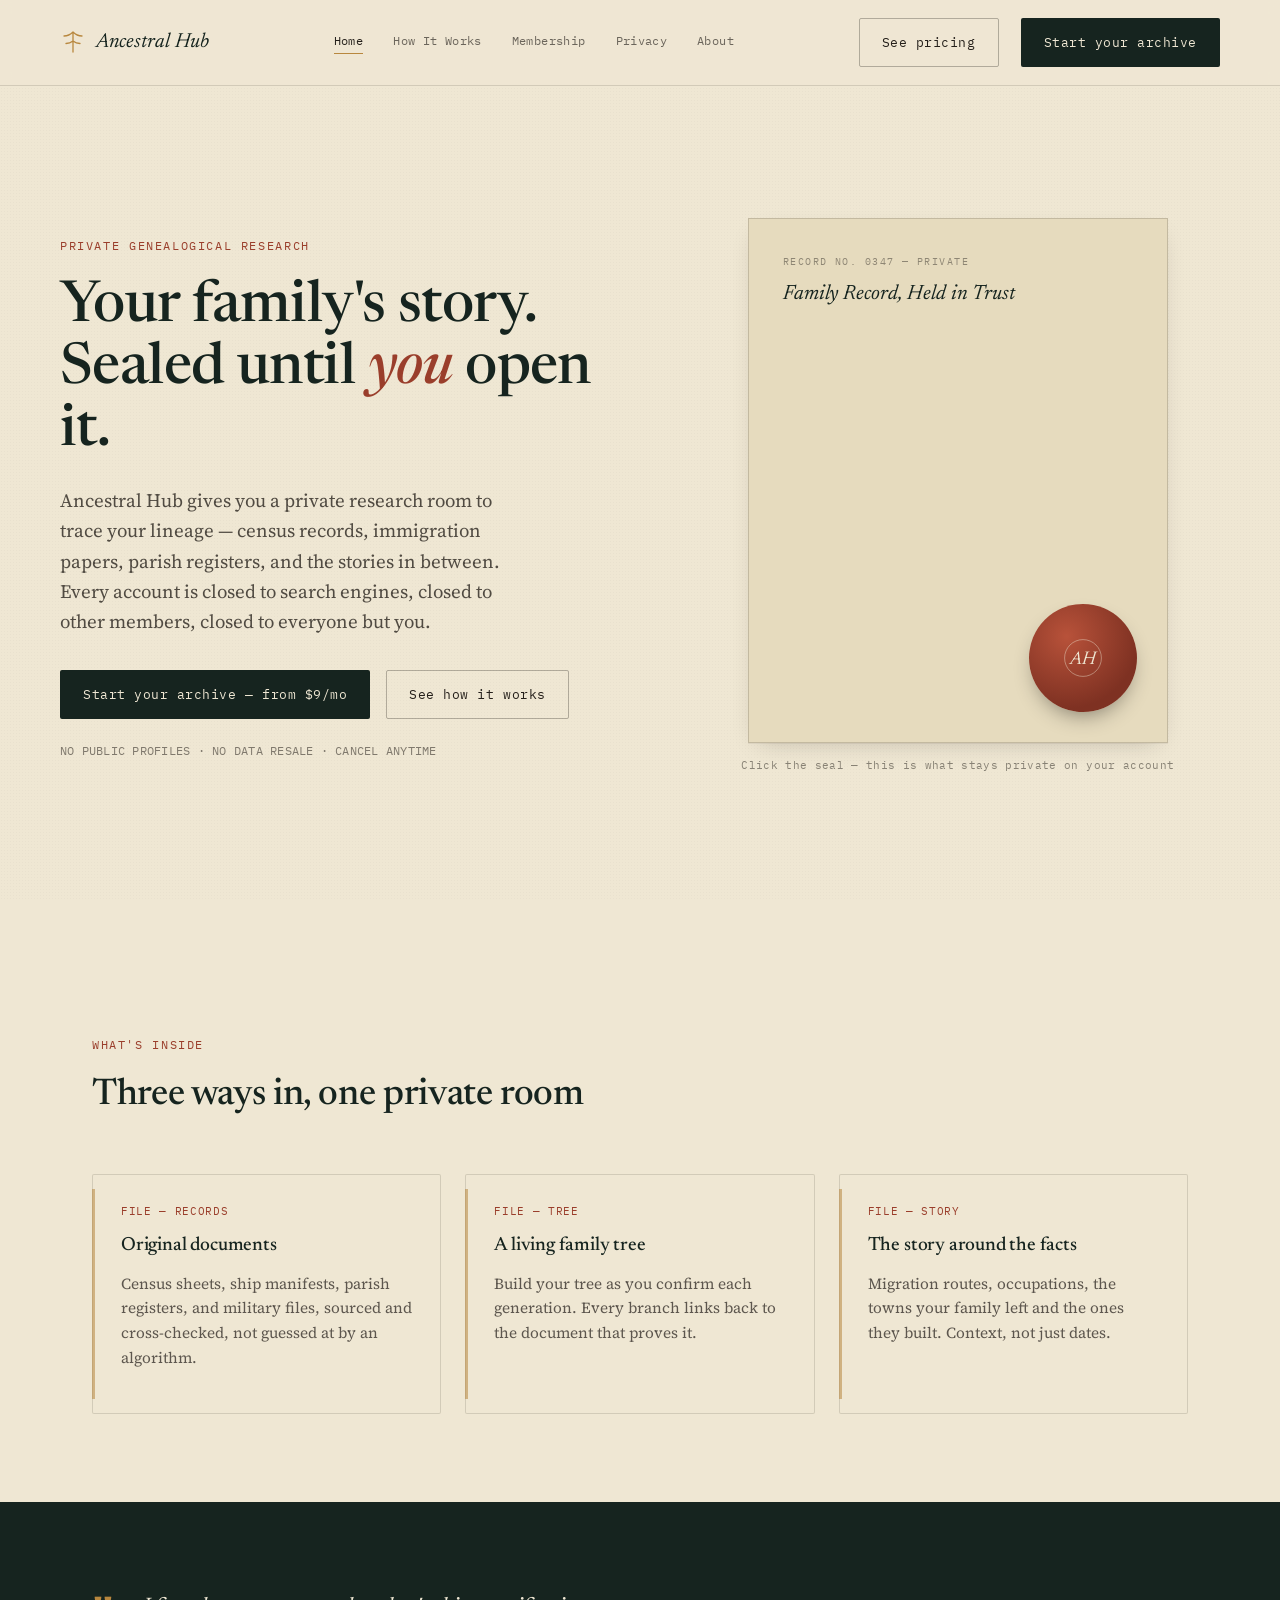
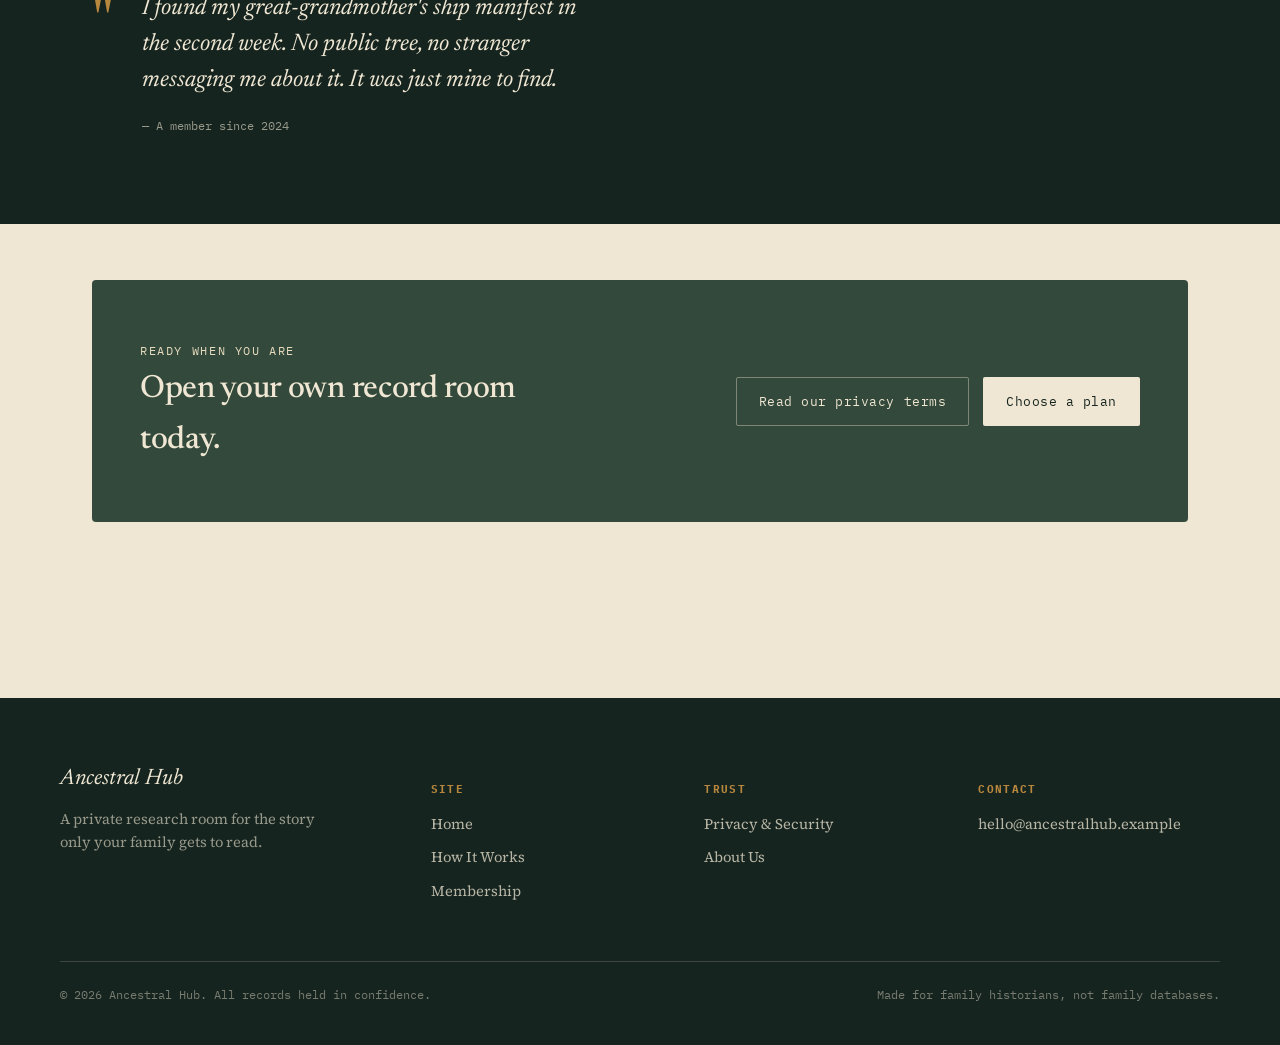
<file: index.html>
<!DOCTYPE html>
<html lang="en">
<head>
<meta charset="UTF-8">
<meta name="viewport" content="width=device-width, initial-scale=1.0">
<title>Ancestral Hub — Your family history, held in confidence</title>
<meta name="description" content="Trace your lineage in complete privacy. Ancestral Hub is a private, membership-only archive for the story only you get to open.">
<link rel="stylesheet" href="style.css">
<style>
  /* ---- hero layout ---- */
  .hero{
    padding: 76px 0 100px;
    display: grid;
    grid-template-columns: 1.05fr 0.95fr;
    gap: 56px;
    align-items: center;
  }
  .hero h1{
    font-size: clamp(2.4rem, 4.6vw, 3.6rem);
    margin-top: 18px;
    line-height: 1.08;
  }
  .hero h1 em{ font-style: italic; color: var(--rust-600); }
  .hero .lede{ margin-top: 22px; font-size: 1.18rem; }
  .hero-actions{ display:flex; gap: 16px; margin-top: 34px; flex-wrap: wrap; }
  .hero-note{
    margin-top: 22px;
    font-family: var(--f-mono);
    font-size: 0.76rem;
    color: rgba(36,31,26,0.55);
    letter-spacing: 0.02em;
  }

  /* ---- signature: the sealed record ---- */
  .seal-stage{
    position: relative;
    aspect-ratio: 4/5;
    max-width: 420px;
    margin: 0 auto;
  }
  .seal-stage .certificate{
    position: absolute; inset: 0;
    background: var(--parchment-100);
    border: 1px solid rgba(36,31,26,0.18);
    box-shadow: var(--shadow-card);
    padding: 34px;
    overflow: hidden;
  }
  .certificate .cert-eyebrow{
    font-family: var(--f-mono); font-size: 0.65rem; letter-spacing: 0.14em;
    color: rgba(36,31,26,0.45); text-transform: uppercase;
  }
  .certificate .cert-title{
    font-family: var(--f-display); font-style: italic; font-size: 1.3rem;
    margin-top: 8px; color: var(--ink-950);
  }
  .tree-line{
    position:absolute; inset: 70px 28px 28px 28px;
    opacity: 0;
    transform: translateY(6px);
    transition: opacity 0.6s ease, transform 0.6s ease;
  }
  .tree-line path{
    stroke: var(--moss-800);
    stroke-width: 1.6;
    fill: none;
    stroke-dasharray: 900;
    stroke-dashoffset: 900;
    transition: stroke-dashoffset 1.4s ease;
  }
  .tree-line circle{ fill: var(--brass-500); }

  .wax-seal{
    position: absolute;
    right: 30px; bottom: 30px;
    width: 108px; height: 108px;
    border-radius: 50%;
    background: radial-gradient(circle at 35% 30%, #b8523a, var(--rust-700) 70%);
    display: flex; align-items:center; justify-content:center;
    box-shadow: 0 10px 22px -8px rgba(0,0,0,0.45);
    cursor: pointer;
    transition: transform 0.5s cubic-bezier(.4,0,.2,1), opacity 0.5s ease;
    border: none;
  }
  .wax-seal:focus-visible{ outline: 2px solid var(--brass-500); outline-offset: 4px; }
  .wax-seal svg{ width: 46px; height: 46px; }
  .wax-seal .ring{ fill:none; stroke: rgba(239,231,211,0.55); stroke-width: 1; }
  .wax-seal .initial{ fill: var(--parchment-50); font-family: var(--f-display); font-style: italic; }

  .seal-stage.open .wax-seal{
    transform: translate(14px, 14px) scale(0.72) rotate(8deg);
    opacity: 0.85;
  }
  .seal-stage.open .tree-line{ opacity: 1; transform: translateY(0); }
  .seal-stage.open .tree-line path{ stroke-dashoffset: 0; }

  .seal-hint{
    text-align: center;
    font-family: var(--f-mono);
    font-size: 0.7rem;
    color: rgba(36,31,26,0.5);
    margin-top: 14px;
    letter-spacing: 0.03em;
  }

  @media (max-width: 900px){
    .hero{ grid-template-columns: 1fr; padding-top: 40px; }
    .seal-stage{ margin-top: 20px; }
  }

  /* feature cards row uses .grid-3 / .card from shared css */

  .quote-block{
    display:grid; grid-template-columns: auto 1fr; gap: 28px; align-items:flex-start;
  }
  .quote-mark{ font-family: var(--f-display); font-size: 4rem; color: var(--brass-500); line-height: 0.6; margin-top: 18px; }
  .quote-block blockquote{
    font-family: var(--f-display); font-style: italic; font-size: 1.5rem;
    margin: 0; color: var(--parchment-50); line-height: 1.5; max-width: 34ch;
  }
  .quote-block cite{ display:block; margin-top: 18px; font-family: var(--f-mono); font-size: 0.78rem; color: rgba(239,231,211,0.6); font-style:normal; }

  @media (max-width: 700px){
    .quote-block{ grid-template-columns: 1fr; }
  }
</style>
</head>
<body>

<a class="skip-link" href="#main">Skip to content</a>

<header class="site">
  <div class="wrap nav-row">
    <a class="brand" href="index.html">
      <svg class="brand-mark" viewBox="0 0 26 26" fill="none" xmlns="http://www.w3.org/2000/svg">
        <path d="M13 3V23M13 3C10 6 6 7 4 7M13 3C16 6 20 7 22 7M13 12C10.5 14 7.5 14.5 6 14.5M13 12C15.5 14 18.5 14.5 20 14.5" stroke="#B8873E" stroke-width="1.3" stroke-linecap="round"/>
      </svg>
      Ancestral Hub
    </a>
    <button class="nav-toggle" aria-expanded="false" aria-controls="primary-nav" onclick="const n=document.getElementById('primary-nav');const open=n.classList.toggle('open');this.setAttribute('aria-expanded',open);this.textContent=open?'Close':'Menu';">Menu</button>
    <nav class="links" id="primary-nav">
      <a href="index.html" aria-current="page">Home</a>
      <a href="how-it-works.html">How It Works</a>
      <a href="membership.html">Membership</a>
      <a href="privacy.html">Privacy</a>
      <a href="about.html">About</a>
    </nav>
    <div class="nav-cta">
      <a class="btn btn-ghost" href="membership.html">See pricing</a>
      <a class="btn btn-primary" href="membership.html">Start your archive</a>
    </div>
  </div>
</header>

<main id="main">

  <section class="tight">
    <div class="wrap hero">
      <div>
        <span class="eyebrow">Private genealogical research</span>
        <h1>Your family's story.<br>Sealed until <em>you</em> open it.</h1>
        <p class="lede">Ancestral Hub gives you a private research room to trace your lineage — census records, immigration papers, parish registers, and the stories in between. Every account is closed to search engines, closed to other members, closed to everyone but you.</p>
        <div class="hero-actions">
          <a class="btn btn-primary" href="membership.html">Start your archive — from $9/mo</a>
          <a class="btn btn-ghost" href="how-it-works.html">See how it works</a>
        </div>
        <p class="hero-note">NO PUBLIC PROFILES · NO DATA RESALE · CANCEL ANYTIME</p>
      </div>

      <div>
        <div class="seal-stage" id="sealStage">
          <div class="certificate">
            <div class="cert-eyebrow">Record No. 0347 — Private</div>
            <div class="cert-title">Family Record, Held in Trust</div>
            <svg class="tree-line" viewBox="0 0 260 300" aria-hidden="true">
              <path d="M130 20 L130 90 M130 90 L70 150 M130 90 L190 150 M70 150 L70 220 M70 150 L30 220 M190 150 L190 220 M190 150 L230 220 M70 220 L70 270 M190 220 L190 270"/>
              <circle cx="130" cy="20" r="5"/>
              <circle cx="70" cy="150" r="5"/>
              <circle cx="190" cy="150" r="5"/>
              <circle cx="70" cy="220" r="4"/>
              <circle cx="30" cy="220" r="4"/>
              <circle cx="190" cy="220" r="4"/>
              <circle cx="230" cy="220" r="4"/>
              <circle cx="70" cy="270" r="4"/>
              <circle cx="190" cy="270" r="4"/>
            </svg>
            <button class="wax-seal" id="wax" aria-expanded="false" aria-label="Unseal the sample record to preview a family tree">
              <svg viewBox="0 0 60 60">
                <circle class="ring" cx="30" cy="30" r="24"/>
                <text class="initial" x="30" y="38" font-size="24" text-anchor="middle">AH</text>
              </svg>
            </button>
          </div>
        </div>
        <p class="seal-hint">Click the seal — this is what stays private on your account</p>
      </div>
    </div>
  </section>

  <section>
    <div class="wrap">
      <div class="section-head">
        <span class="eyebrow">What's inside</span>
        <h2>Three ways in, one private room</h2>
      </div>
      <div class="grid-3">
        <div class="card">
          <div class="rec-no">FILE — RECORDS</div>
          <h3>Original documents</h3>
          <p>Census sheets, ship manifests, parish registers, and military files, sourced and cross-checked, not guessed at by an algorithm.</p>
        </div>
        <div class="card">
          <div class="rec-no">FILE — TREE</div>
          <h3>A living family tree</h3>
          <p>Build your tree as you confirm each generation. Every branch links back to the document that proves it.</p>
        </div>
        <div class="card">
          <div class="rec-no">FILE — STORY</div>
          <h3>The story around the facts</h3>
          <p>Migration routes, occupations, the towns your family left and the ones they built. Context, not just dates.</p>
        </div>
      </div>
    </div>
  </section>

  <section class="on-dark">
    <div class="wrap quote-block">
      <span class="quote-mark">"</span>
      <div>
        <blockquote>I found my great-grandmother's ship manifest in the second week. No public tree, no stranger messaging me about it. It was just mine to find.</blockquote>
        <cite>— A member since 2024</cite>
      </div>
    </div>
  </section>

  <section class="tight">
    <div class="wrap">
      <div class="cta-band">
        <div>
          <span class="eyebrow" style="color:var(--parchment-100)">Ready when you are</span>
          <h2>Open your own record room today.</h2>
        </div>
        <div style="display:flex; gap:14px; flex-wrap:wrap;">
          <a class="btn btn-on-dark" href="privacy.html">Read our privacy terms</a>
          <a class="btn" style="background:var(--parchment-50); color:var(--ink-950);" href="membership.html">Choose a plan</a>
        </div>
      </div>
    </div>
  </section>

</main>

<footer class="site">
  <div class="wrap footer-top">
    <div>
      <div class="footer-brand">Ancestral Hub</div>
      <p class="footer-tag">A private research room for the story only your family gets to read.</p>
    </div>
    <div class="footer-col">
      <h5>Site</h5>
      <a href="index.html">Home</a>
      <a href="how-it-works.html">How It Works</a>
      <a href="membership.html">Membership</a>
    </div>
    <div class="footer-col">
      <h5>Trust</h5>
      <a href="privacy.html">Privacy &amp; Security</a>
      <a href="about.html">About Us</a>
    </div>
    <div class="footer-col">
      <h5>Contact</h5>
      <a href="mailto:hello@ancestralhub.example">hello@ancestralhub.example</a>
    </div>
  </div>
  <div class="wrap footer-bottom">
    <span>© 2026 Ancestral Hub. All records held in confidence.</span>
    <span>Made for family historians, not family databases.</span>
  </div>
</footer>

<script>
  document.getElementById('wax').addEventListener('click', function(){
    const stage = document.getElementById('sealStage');
    const open = stage.classList.toggle('open');
    this.setAttribute('aria-expanded', open);
  });
</script>

</body>
</html>
</file>
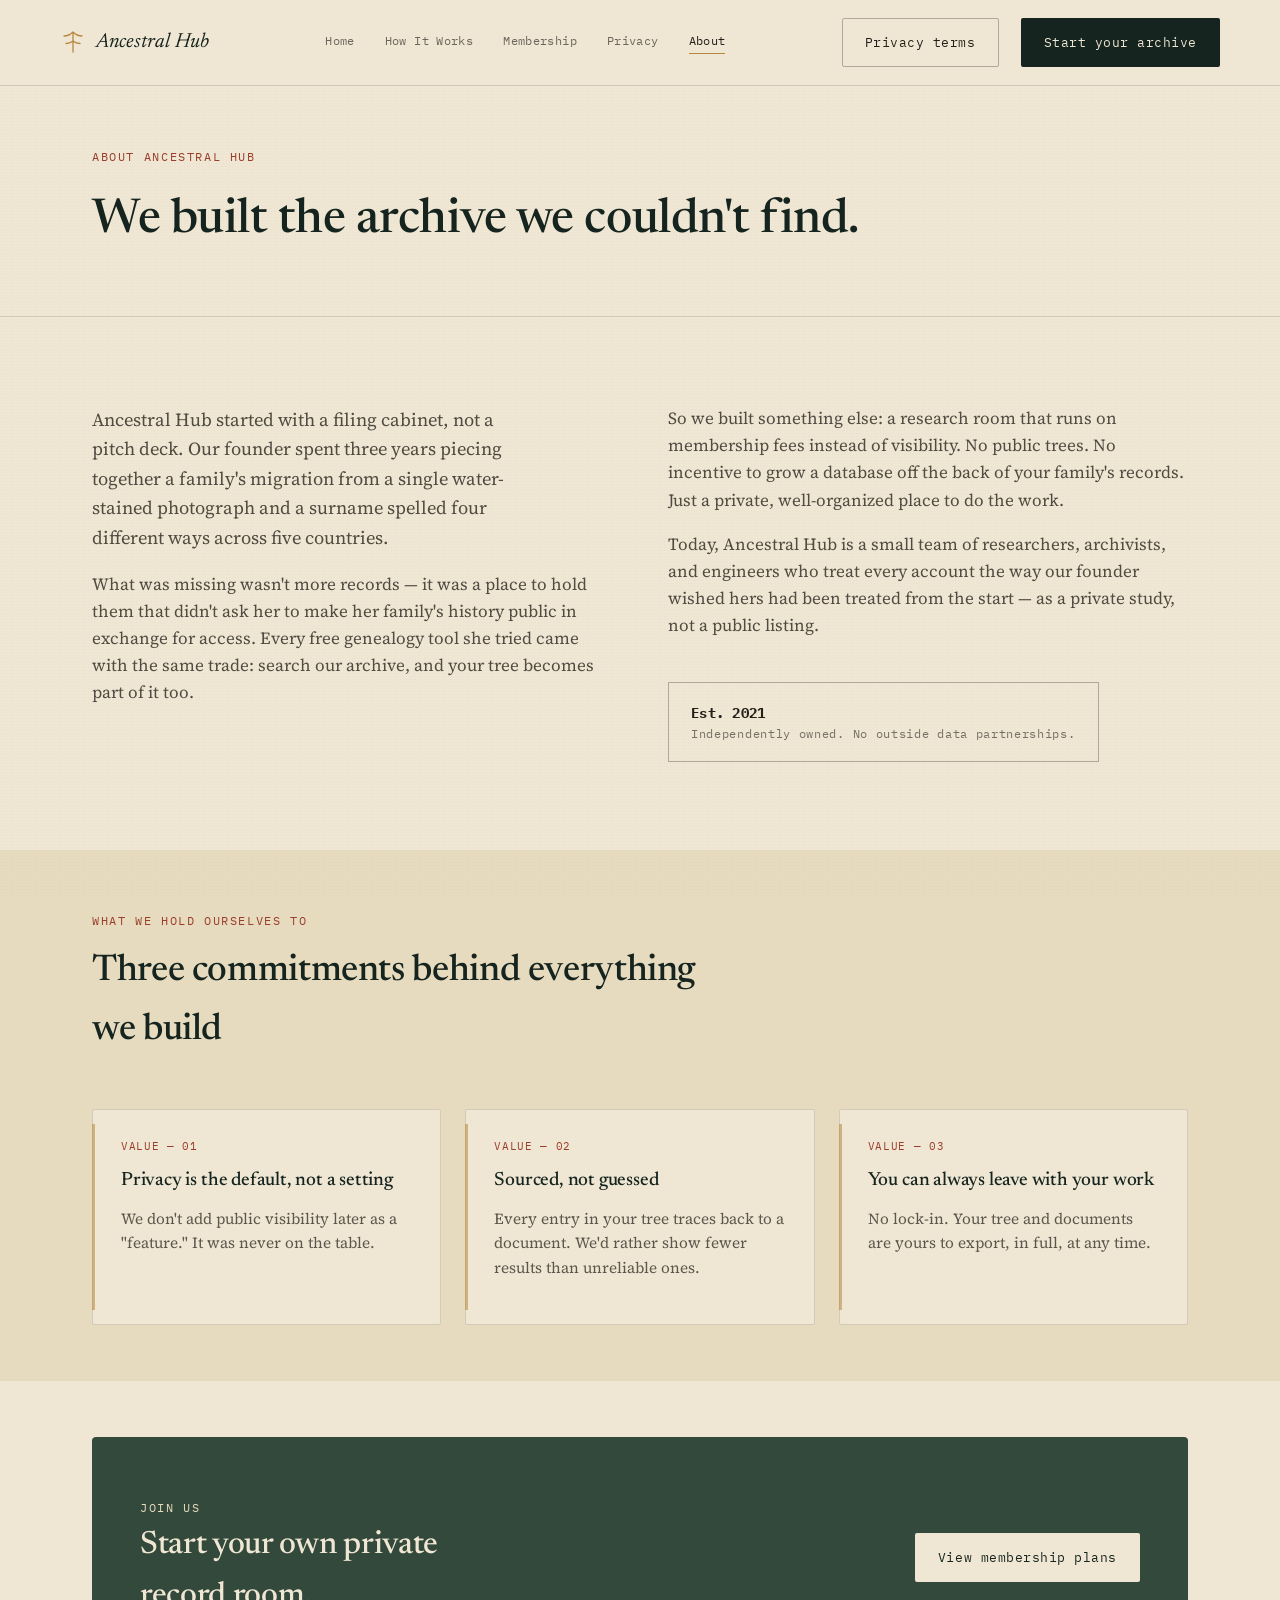
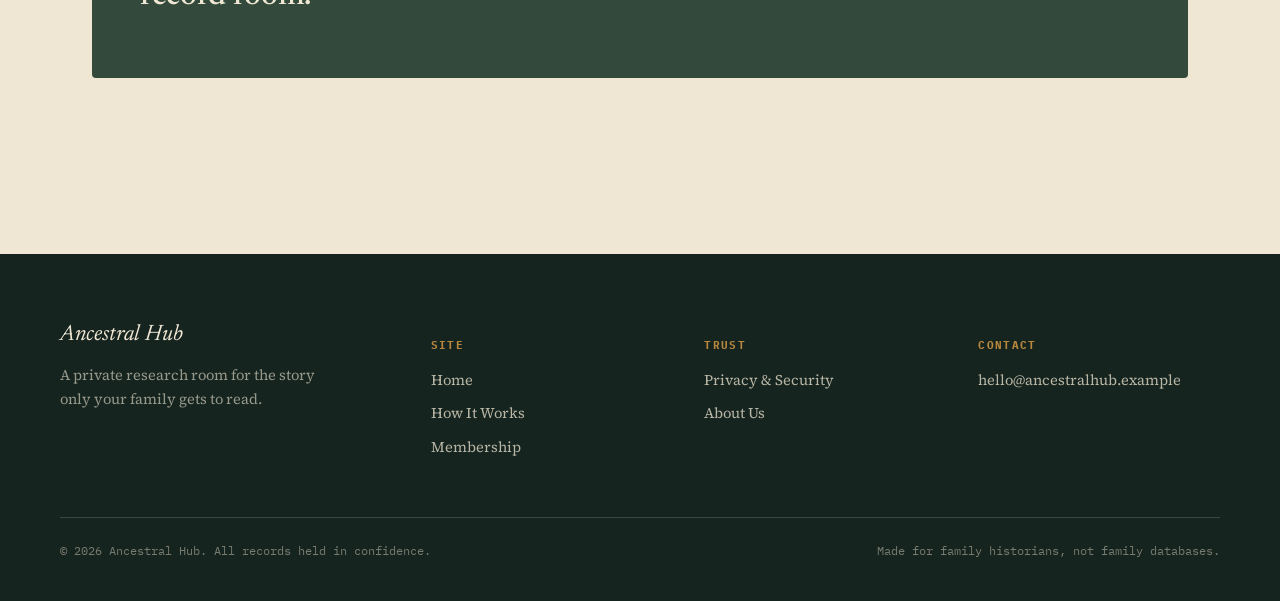
<file: about.html>
<!DOCTYPE html>
<html lang="en">
<head>
<meta charset="UTF-8">
<meta name="viewport" content="width=device-width, initial-scale=1.0">
<title>About — Ancestral Hub</title>
<meta name="description" content="Why Ancestral Hub exists: a genealogy service built on membership fees, not on selling family data.">
<link rel="stylesheet" href="style.css">
<style>
  .story-grid{ display:grid; grid-template-columns: 1fr 1fr; gap: 56px; align-items:start; }
  @media (max-width: 860px){ .story-grid{ grid-template-columns: 1fr; } }
  .story-grid p{ margin-top: 16px; color: rgba(36,31,26,0.78); }
  .story-grid p:first-of-type{ margin-top: 0; }

  .values{ display:grid; grid-template-columns: repeat(3,1fr); gap: 24px; }
  @media (max-width: 860px){ .values{ grid-template-columns: 1fr; } }

  .stamp{
    display:inline-flex; flex-direction:column;
    border: 1px solid rgba(36,31,26,0.3);
    padding: 18px 22px;
    font-family: var(--f-mono);
    font-size: 0.72rem;
    letter-spacing: 0.06em;
    color: rgba(36,31,26,0.6);
  }
  .stamp b{ color: var(--charcoal-900); font-size: 0.9rem; letter-spacing: 0.02em; }
</style>
</head>
<body>

<a class="skip-link" href="#main">Skip to content</a>

<header class="site">
  <div class="wrap nav-row">
    <a class="brand" href="index.html">
      <svg class="brand-mark" viewBox="0 0 26 26" fill="none" xmlns="http://www.w3.org/2000/svg">
        <path d="M13 3V23M13 3C10 6 6 7 4 7M13 3C16 6 20 7 22 7M13 12C10.5 14 7.5 14.5 6 14.5M13 12C15.5 14 18.5 14.5 20 14.5" stroke="#B8873E" stroke-width="1.3" stroke-linecap="round"/>
      </svg>
      Ancestral Hub
    </a>
    <button class="nav-toggle" aria-expanded="false" aria-controls="primary-nav" onclick="const n=document.getElementById('primary-nav');const open=n.classList.toggle('open');this.setAttribute('aria-expanded',open);this.textContent=open?'Close':'Menu';">Menu</button>
    <nav class="links" id="primary-nav">
      <a href="index.html">Home</a>
      <a href="how-it-works.html">How It Works</a>
      <a href="membership.html">Membership</a>
      <a href="privacy.html">Privacy</a>
      <a href="about.html" aria-current="page">About</a>
    </nav>
    <div class="nav-cta">
      <a class="btn btn-ghost" href="privacy.html">Privacy terms</a>
      <a class="btn btn-primary" href="membership.html">Start your archive</a>
    </div>
  </div>
</header>

<main id="main">

  <section class="page-hero tight">
    <div class="wrap">
      <span class="eyebrow">About Ancestral Hub</span>
      <h1>We built the archive we couldn't find.</h1>
    </div>
  </section>

  <section>
    <div class="wrap story-grid">
      <div>
        <p class="lede" style="font-size:1.15rem;">Ancestral Hub started with a filing cabinet, not a pitch deck. Our founder spent three years piecing together a family's migration from a single water-stained photograph and a surname spelled four different ways across five countries.</p>
        <p>What was missing wasn't more records — it was a place to hold them that didn't ask her to make her family's history public in exchange for access. Every free genealogy tool she tried came with the same trade: search our archive, and your tree becomes part of it too.</p>
      </div>
      <div>
        <p>So we built something else: a research room that runs on membership fees instead of visibility. No public trees. No incentive to grow a database off the back of your family's records. Just a private, well-organized place to do the work.</p>
        <p>Today, Ancestral Hub is a small team of researchers, archivists, and engineers who treat every account the way our founder wished hers had been treated from the start — as a private study, not a public listing.</p>
        <div class="stamp" style="margin-top:26px;">
          <b>Est. 2021</b>
          Independently owned. No outside data partnerships.
        </div>
      </div>
    </div>
  </section>

  <section class="on-parchment-deep tight">
    <div class="wrap">
      <div class="section-head">
        <span class="eyebrow">What we hold ourselves to</span>
        <h2>Three commitments behind everything we build</h2>
      </div>
      <div class="values">
        <div class="card">
          <div class="rec-no">VALUE — 01</div>
          <h3>Privacy is the default, not a setting</h3>
          <p>We don't add public visibility later as a "feature." It was never on the table.</p>
        </div>
        <div class="card">
          <div class="rec-no">VALUE — 02</div>
          <h3>Sourced, not guessed</h3>
          <p>Every entry in your tree traces back to a document. We'd rather show fewer results than unreliable ones.</p>
        </div>
        <div class="card">
          <div class="rec-no">VALUE — 03</div>
          <h3>You can always leave with your work</h3>
          <p>No lock-in. Your tree and documents are yours to export, in full, at any time.</p>
        </div>
      </div>
    </div>
  </section>

  <section class="tight">
    <div class="wrap">
      <div class="cta-band">
        <div>
          <span class="eyebrow" style="color:var(--parchment-100)">Join us</span>
          <h2>Start your own private record room.</h2>
        </div>
        <a class="btn" style="background:var(--parchment-50); color:var(--ink-950);" href="membership.html">View membership plans</a>
      </div>
    </div>
  </section>

</main>

<footer class="site">
  <div class="wrap footer-top">
    <div>
      <div class="footer-brand">Ancestral Hub</div>
      <p class="footer-tag">A private research room for the story only your family gets to read.</p>
    </div>
    <div class="footer-col">
      <h5>Site</h5>
      <a href="index.html">Home</a>
      <a href="how-it-works.html">How It Works</a>
      <a href="membership.html">Membership</a>
    </div>
    <div class="footer-col">
      <h5>Trust</h5>
      <a href="privacy.html">Privacy &amp; Security</a>
      <a href="about.html">About Us</a>
    </div>
    <div class="footer-col">
      <h5>Contact</h5>
      <a href="mailto:hello@ancestralhub.example">hello@ancestralhub.example</a>
    </div>
  </div>
  <div class="wrap footer-bottom">
    <span>© 2026 Ancestral Hub. All records held in confidence.</span>
    <span>Made for family historians, not family databases.</span>
  </div>
</footer>

</body>
</html>
</file>
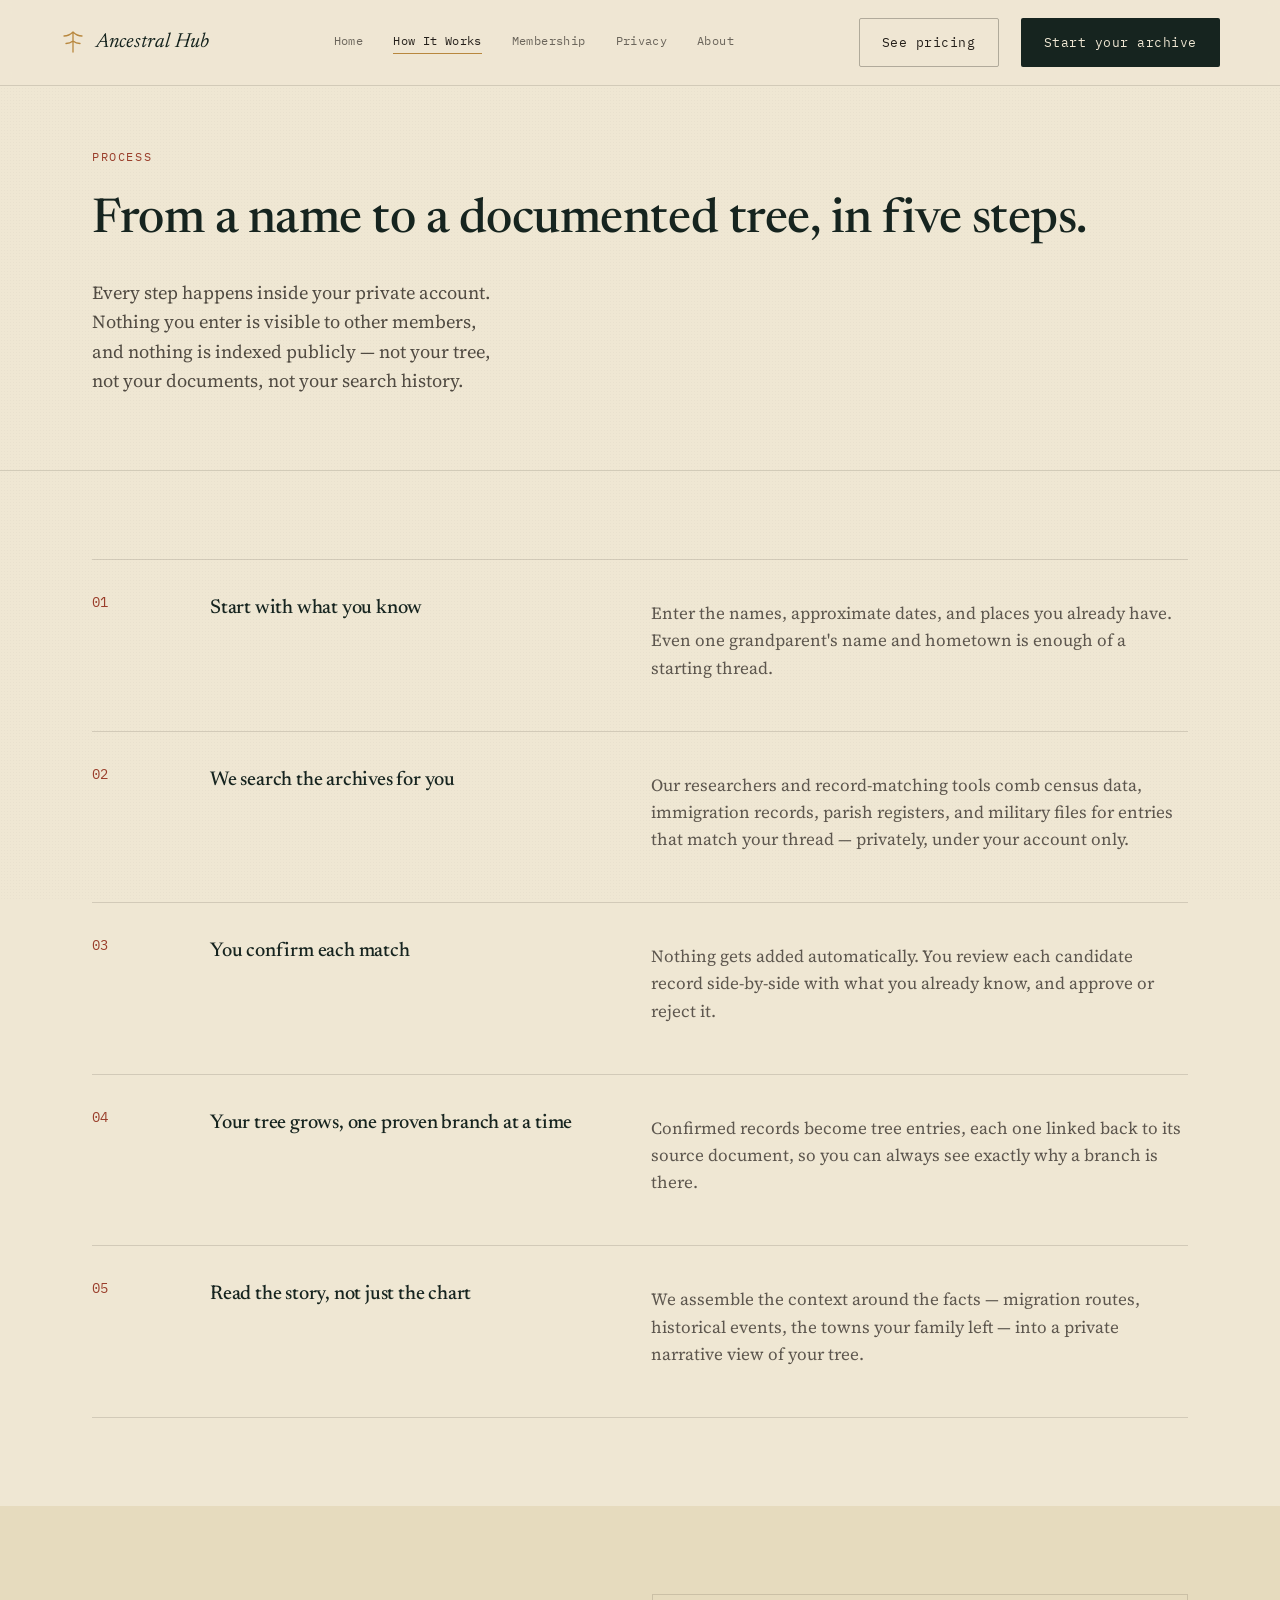
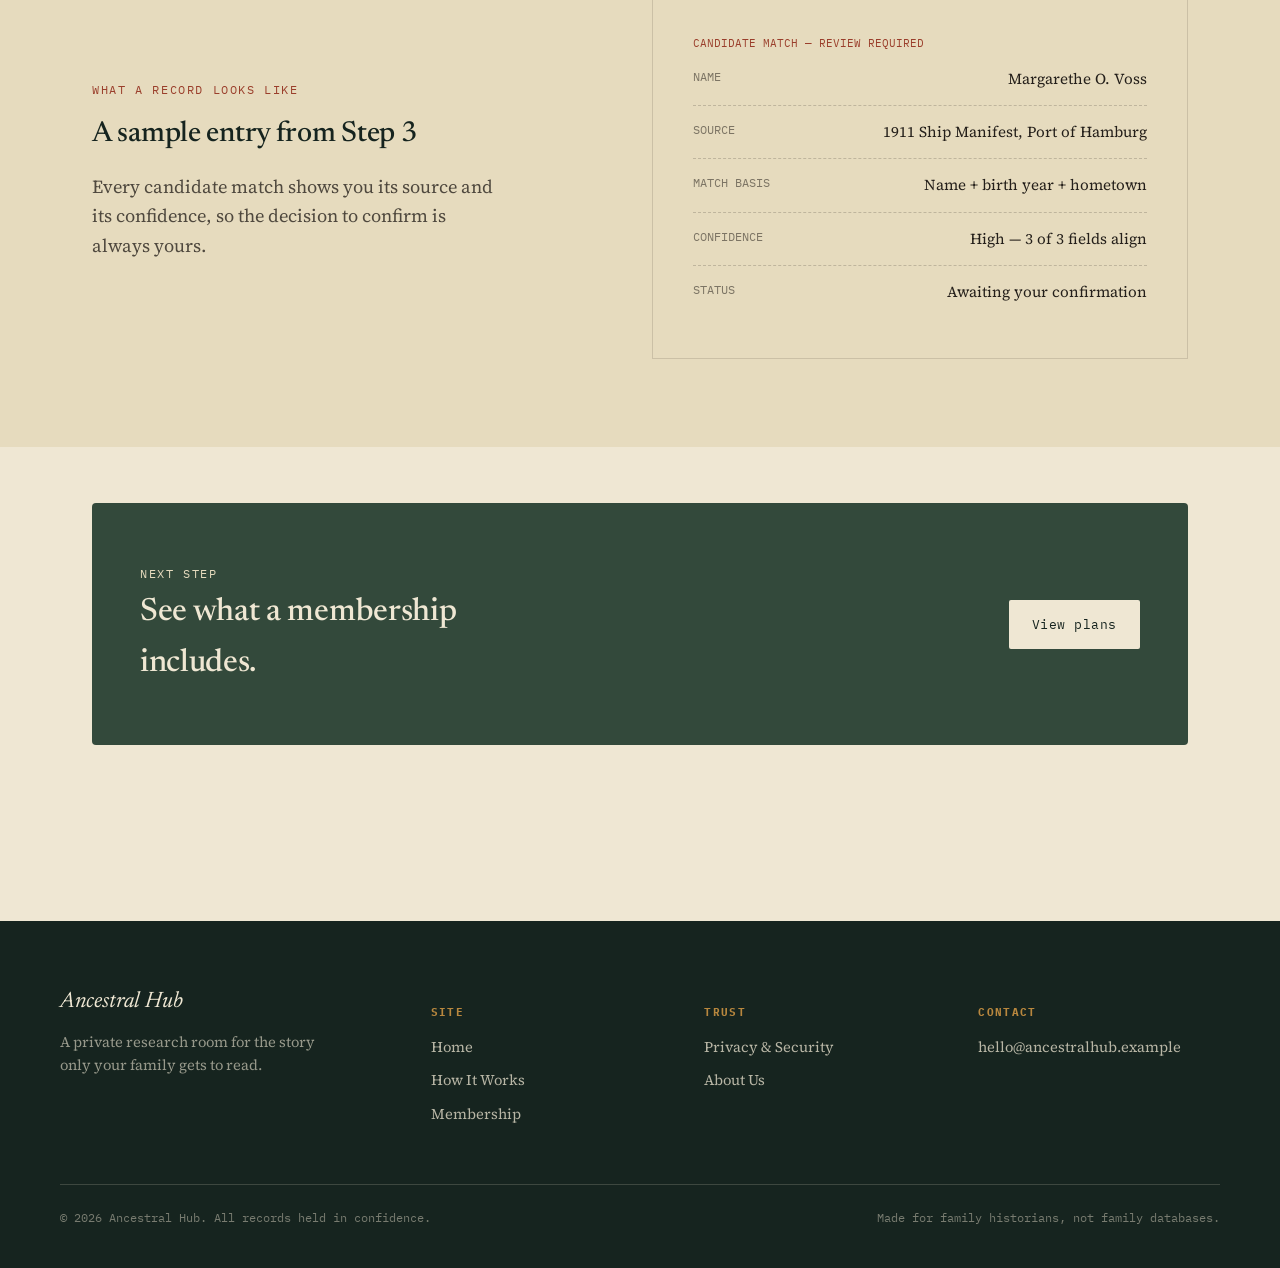
<file: how-it-works.html>
<!DOCTYPE html>
<html lang="en">
<head>
<meta charset="UTF-8">
<meta name="viewport" content="width=device-width, initial-scale=1.0">
<title>How It Works — Ancestral Hub</title>
<meta name="description" content="How Ancestral Hub turns a name and a birthplace into a documented family tree, five private steps at a time.">
<link rel="stylesheet" href="style.css">
<style>
  .intake-card{
    background: var(--parchment-100);
    border: var(--border-hair);
    padding: 40px;
  }
  .intake-card .rec-no{ font-family: var(--f-mono); font-size: 0.7rem; color: var(--rust-600); }
  .intake-row{ display:flex; justify-content: space-between; padding: 14px 0; border-bottom: 1px dashed rgba(36,31,26,0.2); font-size: 0.95rem; }
  .intake-row:last-child{ border-bottom: none; }
  .intake-row span:first-child{ color: rgba(36,31,26,0.55); font-family: var(--f-mono); font-size: 0.78rem; }
</style>
</head>
<body>

<a class="skip-link" href="#main">Skip to content</a>

<header class="site">
  <div class="wrap nav-row">
    <a class="brand" href="index.html">
      <svg class="brand-mark" viewBox="0 0 26 26" fill="none" xmlns="http://www.w3.org/2000/svg">
        <path d="M13 3V23M13 3C10 6 6 7 4 7M13 3C16 6 20 7 22 7M13 12C10.5 14 7.5 14.5 6 14.5M13 12C15.5 14 18.5 14.5 20 14.5" stroke="#B8873E" stroke-width="1.3" stroke-linecap="round"/>
      </svg>
      Ancestral Hub
    </a>
    <button class="nav-toggle" aria-expanded="false" aria-controls="primary-nav" onclick="const n=document.getElementById('primary-nav');const open=n.classList.toggle('open');this.setAttribute('aria-expanded',open);this.textContent=open?'Close':'Menu';">Menu</button>
    <nav class="links" id="primary-nav">
      <a href="index.html">Home</a>
      <a href="how-it-works.html" aria-current="page">How It Works</a>
      <a href="membership.html">Membership</a>
      <a href="privacy.html">Privacy</a>
      <a href="about.html">About</a>
    </nav>
    <div class="nav-cta">
      <a class="btn btn-ghost" href="membership.html">See pricing</a>
      <a class="btn btn-primary" href="membership.html">Start your archive</a>
    </div>
  </div>
</header>

<main id="main">

  <section class="page-hero tight">
    <div class="wrap">
      <span class="eyebrow">Process</span>
      <h1>From a name to a documented tree, in five steps.</h1>
      <p class="lede" style="margin-top:18px;">Every step happens inside your private account. Nothing you enter is visible to other members, and nothing is indexed publicly — not your tree, not your documents, not your search history.</p>
    </div>
  </section>

  <section>
    <div class="wrap">
      <div class="ledger">
        <div class="ledger-row">
          <div class="step-no">01</div>
          <h3>Start with what you know</h3>
          <div>
            <p>Enter the names, approximate dates, and places you already have. Even one grandparent's name and hometown is enough of a starting thread.</p>
          </div>
        </div>
        <div class="ledger-row">
          <div class="step-no">02</div>
          <h3>We search the archives for you</h3>
          <div>
            <p>Our researchers and record-matching tools comb census data, immigration records, parish registers, and military files for entries that match your thread — privately, under your account only.</p>
          </div>
        </div>
        <div class="ledger-row">
          <div class="step-no">03</div>
          <h3>You confirm each match</h3>
          <div>
            <p>Nothing gets added automatically. You review each candidate record side-by-side with what you already know, and approve or reject it.</p>
          </div>
        </div>
        <div class="ledger-row">
          <div class="step-no">04</div>
          <h3>Your tree grows, one proven branch at a time</h3>
          <div>
            <p>Confirmed records become tree entries, each one linked back to its source document, so you can always see exactly why a branch is there.</p>
          </div>
        </div>
        <div class="ledger-row">
          <div class="step-no">05</div>
          <h3>Read the story, not just the chart</h3>
          <div>
            <p>We assemble the context around the facts — migration routes, historical events, the towns your family left — into a private narrative view of your tree.</p>
          </div>
        </div>
      </div>
    </div>
  </section>

  <section class="on-parchment-deep">
    <div class="wrap grid-2" style="align-items:center;">
      <div>
        <span class="eyebrow">What a record looks like</span>
        <h2 style="margin-top:10px; font-size:1.8rem;">A sample entry from Step 3</h2>
        <p class="lede" style="margin-top:14px;">Every candidate match shows you its source and its confidence, so the decision to confirm is always yours.</p>
      </div>
      <div class="intake-card">
        <div class="rec-no">CANDIDATE MATCH — REVIEW REQUIRED</div>
        <div class="intake-row"><span>NAME</span><span>Margarethe O. Voss</span></div>
        <div class="intake-row"><span>SOURCE</span><span>1911 Ship Manifest, Port of Hamburg</span></div>
        <div class="intake-row"><span>MATCH BASIS</span><span>Name + birth year + hometown</span></div>
        <div class="intake-row"><span>CONFIDENCE</span><span>High — 3 of 3 fields align</span></div>
        <div class="intake-row"><span>STATUS</span><span>Awaiting your confirmation</span></div>
      </div>
    </div>
  </section>

  <section class="tight">
    <div class="wrap">
      <div class="cta-band">
        <div>
          <span class="eyebrow" style="color:var(--parchment-100)">Next step</span>
          <h2>See what a membership includes.</h2>
        </div>
        <a class="btn" style="background:var(--parchment-50); color:var(--ink-950);" href="membership.html">View plans</a>
      </div>
    </div>
  </section>

</main>

<footer class="site">
  <div class="wrap footer-top">
    <div>
      <div class="footer-brand">Ancestral Hub</div>
      <p class="footer-tag">A private research room for the story only your family gets to read.</p>
    </div>
    <div class="footer-col">
      <h5>Site</h5>
      <a href="index.html">Home</a>
      <a href="how-it-works.html">How It Works</a>
      <a href="membership.html">Membership</a>
    </div>
    <div class="footer-col">
      <h5>Trust</h5>
      <a href="privacy.html">Privacy &amp; Security</a>
      <a href="about.html">About Us</a>
    </div>
    <div class="footer-col">
      <h5>Contact</h5>
      <a href="mailto:hello@ancestralhub.example">hello@ancestralhub.example</a>
    </div>
  </div>
  <div class="wrap footer-bottom">
    <span>© 2026 Ancestral Hub. All records held in confidence.</span>
    <span>Made for family historians, not family databases.</span>
  </div>
</footer>

</body>
</html>
</file>
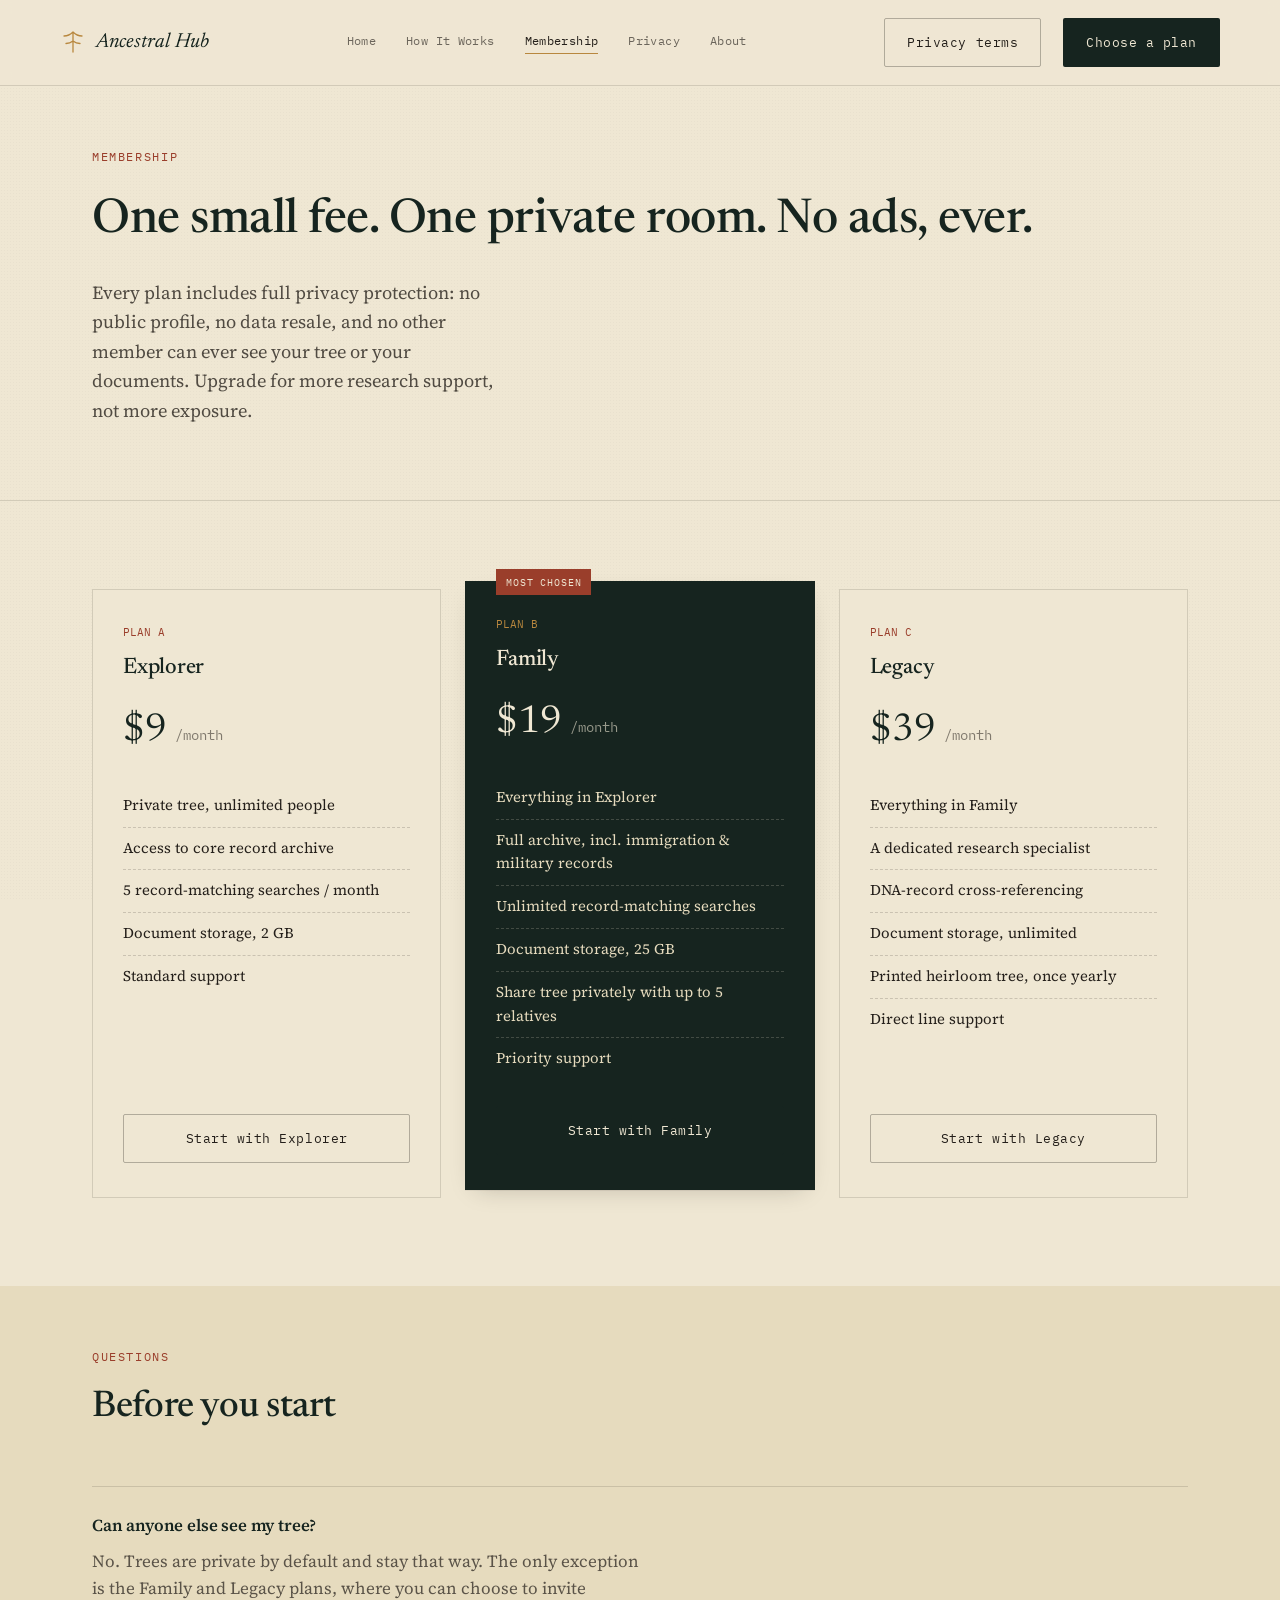
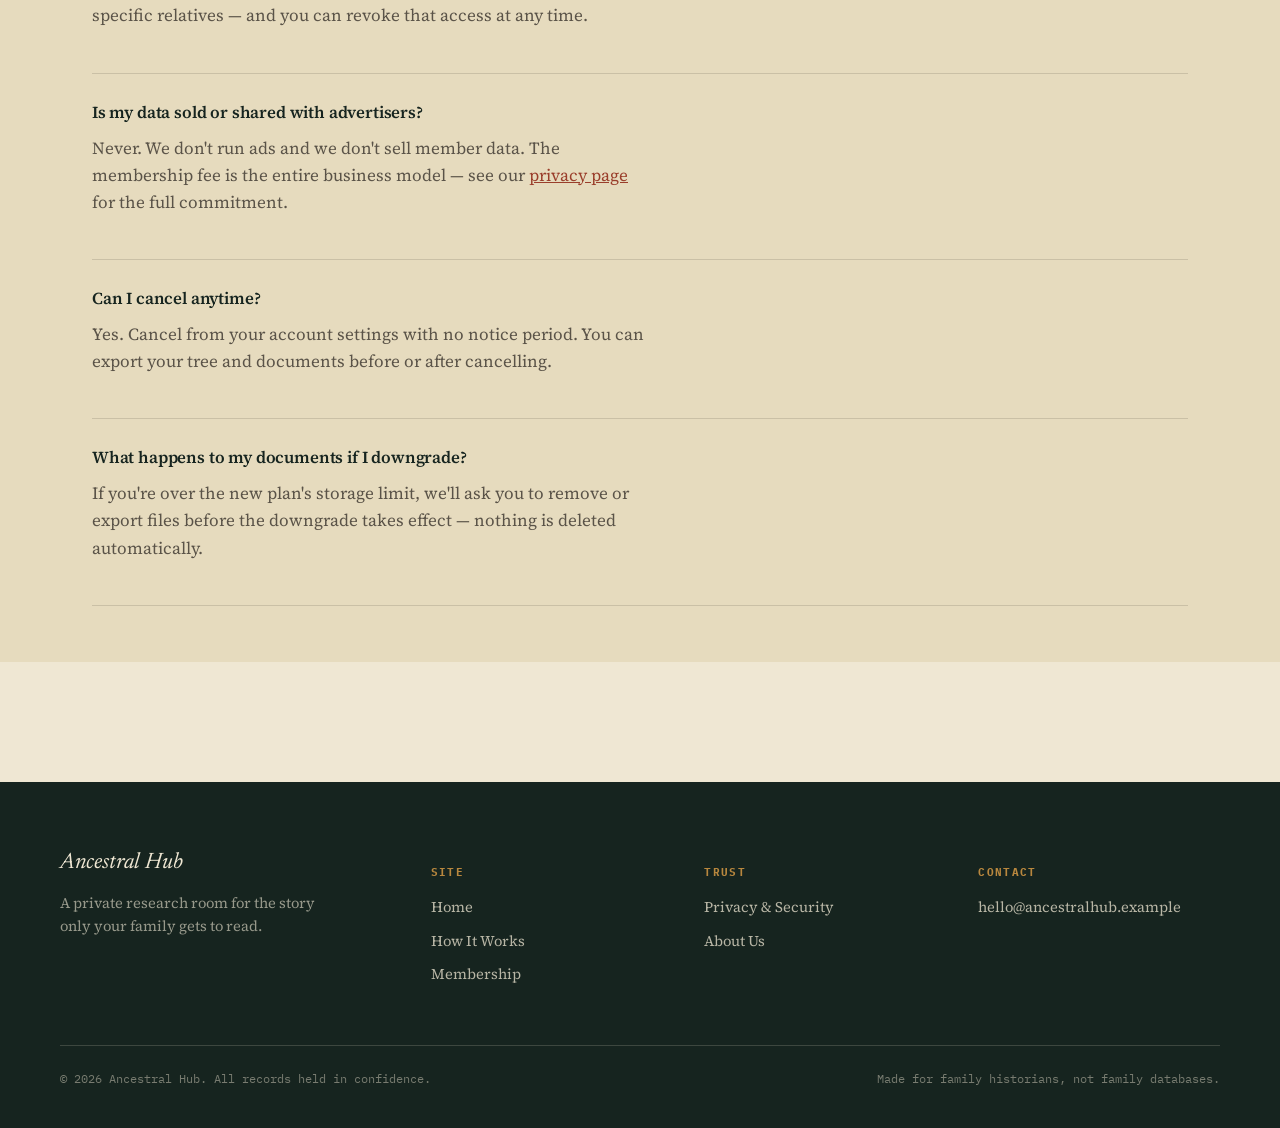
<file: membership.html>
<!DOCTYPE html>
<html lang="en">
<head>
<meta charset="UTF-8">
<meta name="viewport" content="width=device-width, initial-scale=1.0">
<title>Membership — Ancestral Hub</title>
<meta name="description" content="Three private membership plans for Ancestral Hub. No public profile, no ads, no data resale — cancel anytime.">
<link rel="stylesheet" href="style.css">
<style>
  .plans{ display:grid; grid-template-columns: repeat(3,1fr); gap: 24px; align-items: stretch; }
  .plan{
    background: var(--parchment-50);
    border: var(--border-hair);
    padding: 34px 30px;
    display:flex; flex-direction:column;
    position: relative;
  }
  .plan.featured{
    background: var(--ink-950);
    color: var(--parchment-100);
    border-color: transparent;
    transform: translateY(-8px);
    box-shadow: var(--shadow-card);
  }
  .plan.featured h3, .plan.featured .price{ color: var(--parchment-50); }
  .plan .badge{
    position:absolute; top: -13px; left: 30px;
    background: var(--rust-600); color: var(--parchment-50);
    font-family: var(--f-mono); font-size: 0.65rem; letter-spacing: 0.08em;
    padding: 5px 10px;
  }
  .plan .rec-no{ font-family: var(--f-mono); font-size: 0.7rem; color: var(--rust-600); }
  .plan.featured .rec-no{ color: var(--brass-500); }
  .plan h3{ margin-top: 10px; font-size: 1.4rem; }
  .price{ font-family: var(--f-display); font-size: 2.4rem; margin-top: 14px; color: var(--ink-950); }
  .price span{ font-family: var(--f-mono); font-size: 0.85rem; color: rgba(36,31,26,0.55); }
  .plan.featured .price span{ color: rgba(239,231,211,0.6); }
  .plan ul{ list-style:none; margin: 22px 0 0; padding: 0; flex-grow: 1; }
  .plan li{ padding: 9px 0; border-top: 1px dashed rgba(36,31,26,0.18); font-size: 0.93rem; }
  .plan.featured li{ border-top: 1px dashed rgba(239,231,211,0.2); }
  .plan li:first-child{ border-top: none; }
  .plan .btn{ margin-top: 26px; justify-content:center; }

  @media (max-width: 900px){
    .plans{ grid-template-columns: 1fr; }
    .plan.featured{ transform: none; }
  }

  .faq{ border-top: var(--border-hair); }
  .faq-item{ border-bottom: var(--border-hair); padding: 26px 0; }
  .faq-item h3{ font-size: 1.05rem; font-family: var(--f-body); font-weight: 600; }
  .faq-item p{ margin-top: 8px; color: rgba(36,31,26,0.72); max-width: 62ch; }
</style>
</head>
<body>

<a class="skip-link" href="#main">Skip to content</a>

<header class="site">
  <div class="wrap nav-row">
    <a class="brand" href="index.html">
      <svg class="brand-mark" viewBox="0 0 26 26" fill="none" xmlns="http://www.w3.org/2000/svg">
        <path d="M13 3V23M13 3C10 6 6 7 4 7M13 3C16 6 20 7 22 7M13 12C10.5 14 7.5 14.5 6 14.5M13 12C15.5 14 18.5 14.5 20 14.5" stroke="#B8873E" stroke-width="1.3" stroke-linecap="round"/>
      </svg>
      Ancestral Hub
    </a>
    <button class="nav-toggle" aria-expanded="false" aria-controls="primary-nav" onclick="const n=document.getElementById('primary-nav');const open=n.classList.toggle('open');this.setAttribute('aria-expanded',open);this.textContent=open?'Close':'Menu';">Menu</button>
    <nav class="links" id="primary-nav">
      <a href="index.html">Home</a>
      <a href="how-it-works.html">How It Works</a>
      <a href="membership.html" aria-current="page">Membership</a>
      <a href="privacy.html">Privacy</a>
      <a href="about.html">About</a>
    </nav>
    <div class="nav-cta">
      <a class="btn btn-ghost" href="privacy.html">Privacy terms</a>
      <a class="btn btn-primary" href="#plans">Choose a plan</a>
    </div>
  </div>
</header>

<main id="main">

  <section class="page-hero tight">
    <div class="wrap">
      <span class="eyebrow">Membership</span>
      <h1>One small fee. One private room. No ads, ever.</h1>
      <p class="lede" style="margin-top:18px;">Every plan includes full privacy protection: no public profile, no data resale, and no other member can ever see your tree or your documents. Upgrade for more research support, not more exposure.</p>
    </div>
  </section>

  <section id="plans">
    <div class="wrap">
      <div class="plans">
        <div class="plan">
          <div class="rec-no">PLAN A</div>
          <h3>Explorer</h3>
          <div class="price">$9<span> /month</span></div>
          <ul>
            <li>Private tree, unlimited people</li>
            <li>Access to core record archive</li>
            <li>5 record-matching searches / month</li>
            <li>Document storage, 2 GB</li>
            <li>Standard support</li>
          </ul>
          <a class="btn btn-ghost" href="about.html">Start with Explorer</a>
        </div>

        <div class="plan featured">
          <span class="badge">MOST CHOSEN</span>
          <div class="rec-no">PLAN B</div>
          <h3>Family</h3>
          <div class="price">$19<span> /month</span></div>
          <ul>
            <li>Everything in Explorer</li>
            <li>Full archive, incl. immigration &amp; military records</li>
            <li>Unlimited record-matching searches</li>
            <li>Document storage, 25 GB</li>
            <li>Share tree privately with up to 5 relatives</li>
            <li>Priority support</li>
          </ul>
          <a class="btn btn-primary" href="about.html">Start with Family</a>
        </div>

        <div class="plan">
          <div class="rec-no">PLAN C</div>
          <h3>Legacy</h3>
          <div class="price">$39<span> /month</span></div>
          <ul>
            <li>Everything in Family</li>
            <li>A dedicated research specialist</li>
            <li>DNA-record cross-referencing</li>
            <li>Document storage, unlimited</li>
            <li>Printed heirloom tree, once yearly</li>
            <li>Direct line support</li>
          </ul>
          <a class="btn btn-ghost" href="about.html">Start with Legacy</a>
        </div>
      </div>
    </div>
  </section>

  <section class="on-parchment-deep tight">
    <div class="wrap">
      <div class="section-head">
        <span class="eyebrow">Questions</span>
        <h2>Before you start</h2>
      </div>
      <div class="faq">
        <div class="faq-item">
          <h3>Can anyone else see my tree?</h3>
          <p>No. Trees are private by default and stay that way. The only exception is the Family and Legacy plans, where you can choose to invite specific relatives — and you can revoke that access at any time.</p>
        </div>
        <div class="faq-item">
          <h3>Is my data sold or shared with advertisers?</h3>
          <p>Never. We don't run ads and we don't sell member data. The membership fee is the entire business model — see our <a href="privacy.html" style="color:var(--rust-600); text-decoration:underline;">privacy page</a> for the full commitment.</p>
        </div>
        <div class="faq-item">
          <h3>Can I cancel anytime?</h3>
          <p>Yes. Cancel from your account settings with no notice period. You can export your tree and documents before or after cancelling.</p>
        </div>
        <div class="faq-item">
          <h3>What happens to my documents if I downgrade?</h3>
          <p>If you're over the new plan's storage limit, we'll ask you to remove or export files before the downgrade takes effect — nothing is deleted automatically.</p>
        </div>
      </div>
    </div>
  </section>

</main>

<footer class="site">
  <div class="wrap footer-top">
    <div>
      <div class="footer-brand">Ancestral Hub</div>
      <p class="footer-tag">A private research room for the story only your family gets to read.</p>
    </div>
    <div class="footer-col">
      <h5>Site</h5>
      <a href="index.html">Home</a>
      <a href="how-it-works.html">How It Works</a>
      <a href="membership.html">Membership</a>
    </div>
    <div class="footer-col">
      <h5>Trust</h5>
      <a href="privacy.html">Privacy &amp; Security</a>
      <a href="about.html">About Us</a>
    </div>
    <div class="footer-col">
      <h5>Contact</h5>
      <a href="mailto:hello@ancestralhub.example">hello@ancestralhub.example</a>
    </div>
  </div>
  <div class="wrap footer-bottom">
    <span>© 2026 Ancestral Hub. All records held in confidence.</span>
    <span>Made for family historians, not family databases.</span>
  </div>
</footer>

</body>
</html>
</file>
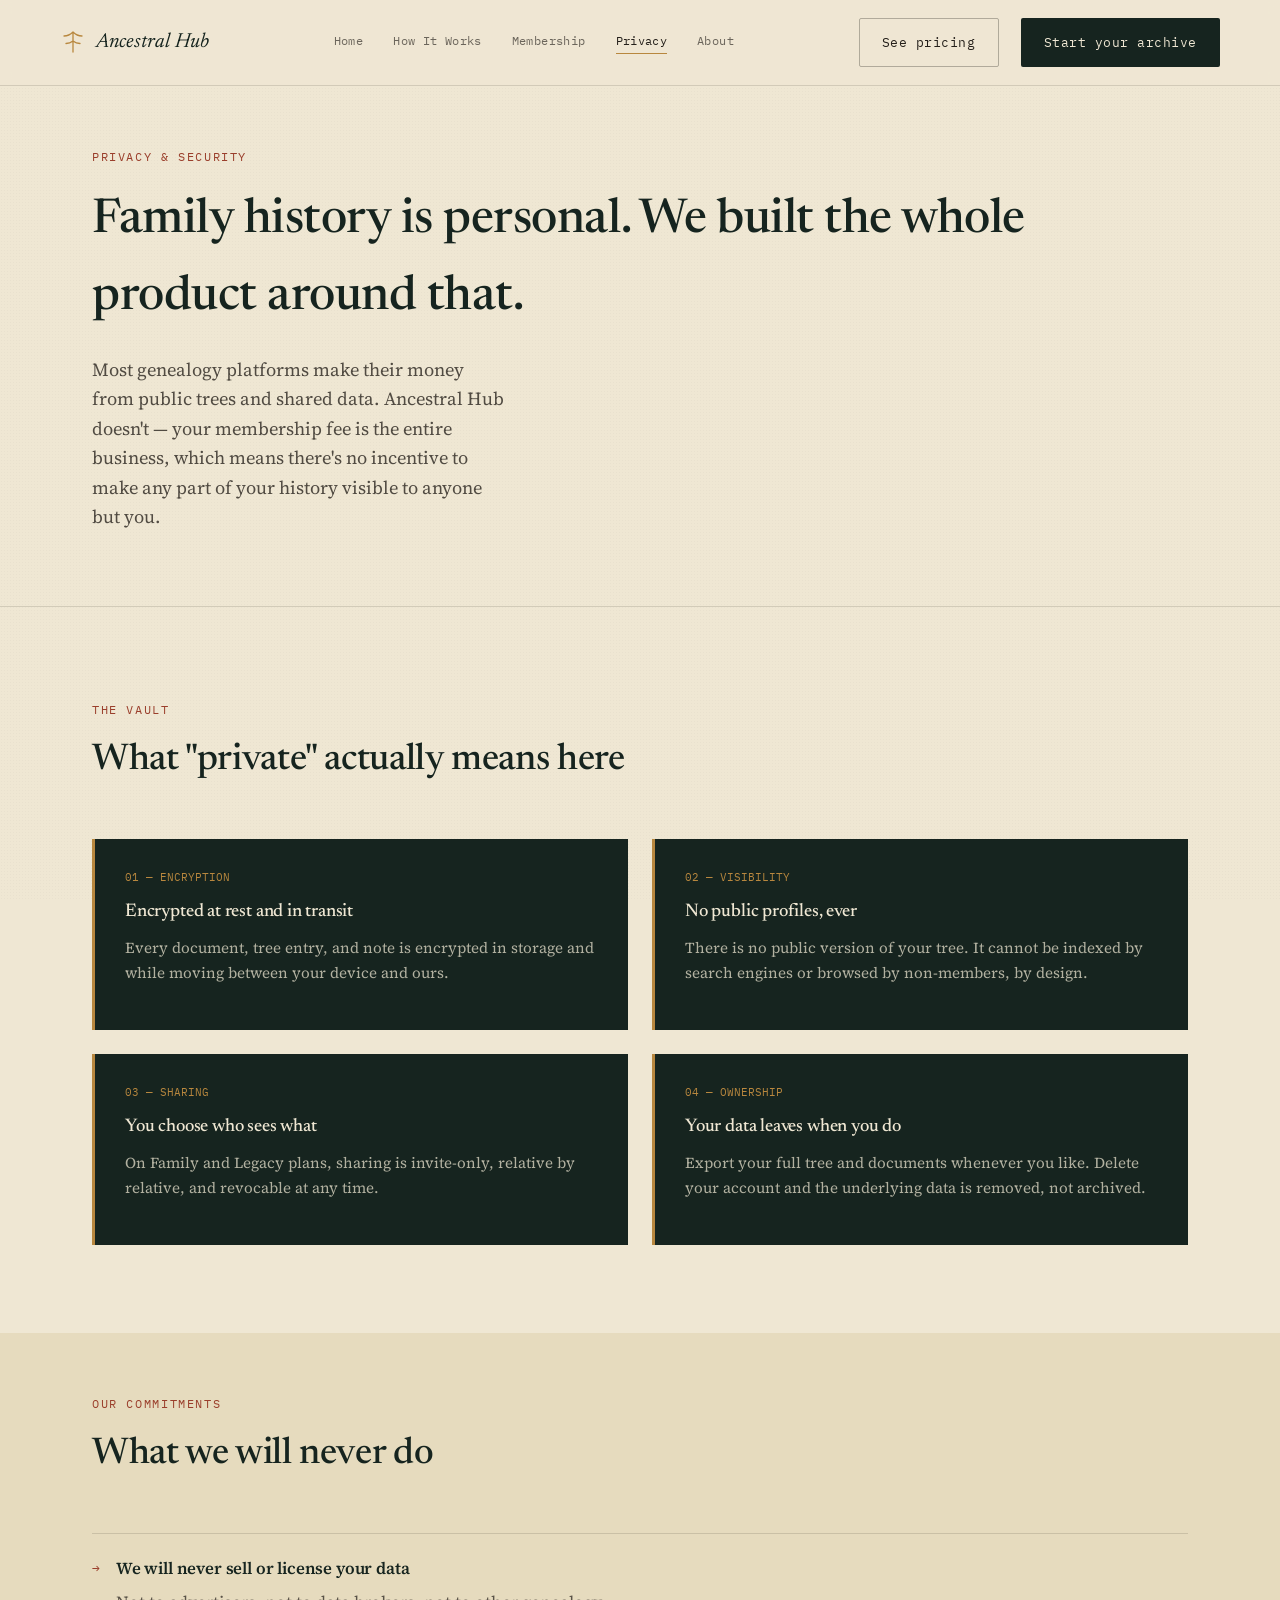
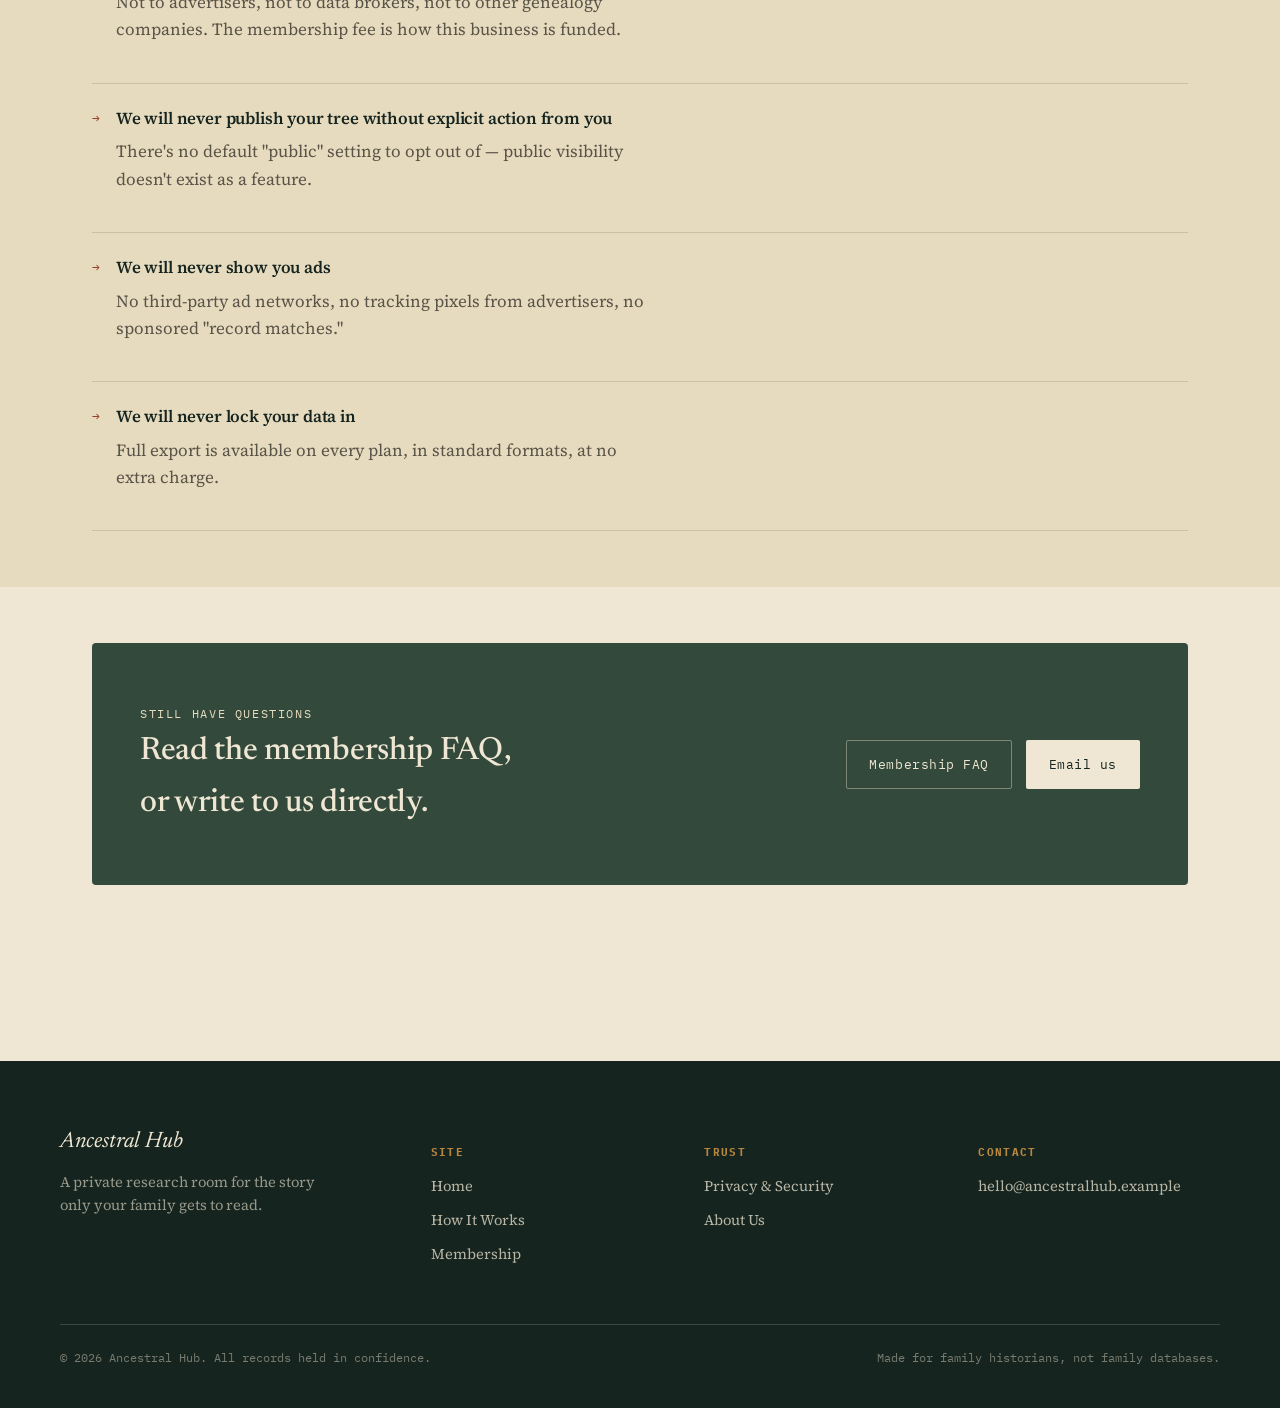
<file: privacy.html>
<!DOCTYPE html>
<html lang="en">
<head>
<meta charset="UTF-8">
<meta name="viewport" content="width=device-width, initial-scale=1.0">
<title>Privacy &amp; Security — Ancestral Hub</title>
<meta name="description" content="How Ancestral Hub keeps your family history private: no public profiles, no data resale, encryption at rest, and full member control.">
<link rel="stylesheet" href="style.css">
<style>
  .vault-grid{ display:grid; grid-template-columns: repeat(2,1fr); gap: 24px; }
  @media (max-width: 860px){ .vault-grid{ grid-template-columns: 1fr; } }

  .vault-item{
    background: var(--ink-950);
    color: var(--parchment-100);
    padding: 30px;
    border-left: 3px solid var(--brass-500);
  }
  .vault-item .rec-no{ font-family: var(--f-mono); font-size: 0.7rem; color: var(--brass-500); }
  .vault-item h3{ color: var(--parchment-50); margin-top: 10px; font-size: 1.15rem; }
  .vault-item p{ margin-top: 10px; color: rgba(239,231,211,0.72); font-size: 0.95rem; }

  .promise-list{ list-style:none; padding:0; margin: 0; }
  .promise-list li{
    display:flex; gap: 16px; align-items:flex-start;
    padding: 22px 0; border-bottom: var(--border-hair);
  }
  .promise-list li:first-child{ border-top: var(--border-hair); }
  .promise-list .mark{
    font-family: var(--f-mono); font-size: 0.8rem; color: var(--rust-600); margin-top: 3px;
  }
  .promise-list h3{ font-size: 1.05rem; font-family: var(--f-body); font-weight: 600; }
  .promise-list p{ margin-top: 6px; color: rgba(36,31,26,0.72); max-width: 60ch; }
</style>
</head>
<body>

<a class="skip-link" href="#main">Skip to content</a>

<header class="site">
  <div class="wrap nav-row">
    <a class="brand" href="index.html">
      <svg class="brand-mark" viewBox="0 0 26 26" fill="none" xmlns="http://www.w3.org/2000/svg">
        <path d="M13 3V23M13 3C10 6 6 7 4 7M13 3C16 6 20 7 22 7M13 12C10.5 14 7.5 14.5 6 14.5M13 12C15.5 14 18.5 14.5 20 14.5" stroke="#B8873E" stroke-width="1.3" stroke-linecap="round"/>
      </svg>
      Ancestral Hub
    </a>
    <button class="nav-toggle" aria-expanded="false" aria-controls="primary-nav" onclick="const n=document.getElementById('primary-nav');const open=n.classList.toggle('open');this.setAttribute('aria-expanded',open);this.textContent=open?'Close':'Menu';">Menu</button>
    <nav class="links" id="primary-nav">
      <a href="index.html">Home</a>
      <a href="how-it-works.html">How It Works</a>
      <a href="membership.html">Membership</a>
      <a href="privacy.html" aria-current="page">Privacy</a>
      <a href="about.html">About</a>
    </nav>
    <div class="nav-cta">
      <a class="btn btn-ghost" href="membership.html">See pricing</a>
      <a class="btn btn-primary" href="membership.html">Start your archive</a>
    </div>
  </div>
</header>

<main id="main">

  <section class="page-hero tight">
    <div class="wrap">
      <span class="eyebrow">Privacy &amp; Security</span>
      <h1>Family history is personal. We built the whole product around that.</h1>
      <p class="lede" style="margin-top:18px;">Most genealogy platforms make their money from public trees and shared data. Ancestral Hub doesn't — your membership fee is the entire business, which means there's no incentive to make any part of your history visible to anyone but you.</p>
    </div>
  </section>

  <section>
    <div class="wrap">
      <div class="section-head">
        <span class="eyebrow">The vault</span>
        <h2>What "private" actually means here</h2>
      </div>
      <div class="vault-grid">
        <div class="vault-item">
          <div class="rec-no">01 — ENCRYPTION</div>
          <h3>Encrypted at rest and in transit</h3>
          <p>Every document, tree entry, and note is encrypted in storage and while moving between your device and ours.</p>
        </div>
        <div class="vault-item">
          <div class="rec-no">02 — VISIBILITY</div>
          <h3>No public profiles, ever</h3>
          <p>There is no public version of your tree. It cannot be indexed by search engines or browsed by non-members, by design.</p>
        </div>
        <div class="vault-item">
          <div class="rec-no">03 — SHARING</div>
          <h3>You choose who sees what</h3>
          <p>On Family and Legacy plans, sharing is invite-only, relative by relative, and revocable at any time.</p>
        </div>
        <div class="vault-item">
          <div class="rec-no">04 — OWNERSHIP</div>
          <h3>Your data leaves when you do</h3>
          <p>Export your full tree and documents whenever you like. Delete your account and the underlying data is removed, not archived.</p>
        </div>
      </div>
    </div>
  </section>

  <section class="on-parchment-deep tight">
    <div class="wrap">
      <div class="section-head">
        <span class="eyebrow">Our commitments</span>
        <h2>What we will never do</h2>
      </div>
      <ul class="promise-list">
        <li>
          <span class="mark">→</span>
          <div>
            <h3>We will never sell or license your data</h3>
            <p>Not to advertisers, not to data brokers, not to other genealogy companies. The membership fee is how this business is funded.</p>
          </div>
        </li>
        <li>
          <span class="mark">→</span>
          <div>
            <h3>We will never publish your tree without explicit action from you</h3>
            <p>There's no default "public" setting to opt out of — public visibility doesn't exist as a feature.</p>
          </div>
        </li>
        <li>
          <span class="mark">→</span>
          <div>
            <h3>We will never show you ads</h3>
            <p>No third-party ad networks, no tracking pixels from advertisers, no sponsored "record matches."</p>
          </div>
        </li>
        <li>
          <span class="mark">→</span>
          <div>
            <h3>We will never lock your data in</h3>
            <p>Full export is available on every plan, in standard formats, at no extra charge.</p>
          </div>
        </li>
      </ul>
    </div>
  </section>

  <section class="tight">
    <div class="wrap">
      <div class="cta-band">
        <div>
          <span class="eyebrow" style="color:var(--parchment-100)">Still have questions</span>
          <h2>Read the membership FAQ, or write to us directly.</h2>
        </div>
        <div style="display:flex; gap:14px; flex-wrap:wrap;">
          <a class="btn btn-on-dark" href="membership.html">Membership FAQ</a>
          <a class="btn" style="background:var(--parchment-50); color:var(--ink-950);" href="mailto:hello@ancestralhub.example">Email us</a>
        </div>
      </div>
    </div>
  </section>

</main>

<footer class="site">
  <div class="wrap footer-top">
    <div>
      <div class="footer-brand">Ancestral Hub</div>
      <p class="footer-tag">A private research room for the story only your family gets to read.</p>
    </div>
    <div class="footer-col">
      <h5>Site</h5>
      <a href="index.html">Home</a>
      <a href="how-it-works.html">How It Works</a>
      <a href="membership.html">Membership</a>
    </div>
    <div class="footer-col">
      <h5>Trust</h5>
      <a href="privacy.html">Privacy &amp; Security</a>
      <a href="about.html">About Us</a>
    </div>
    <div class="footer-col">
      <h5>Contact</h5>
      <a href="mailto:hello@ancestralhub.example">hello@ancestralhub.example</a>
    </div>
  </div>
  <div class="wrap footer-bottom">
    <span>© 2026 Ancestral Hub. All records held in confidence.</span>
    <span>Made for family historians, not family databases.</span>
  </div>
</footer>

</body>
</html>
</file>
<file: style.css>
/* ==========================================================================
   Ancestral Hub — Design System
   Palette: aged ledger + brass + wax seal
   Display: Newsreader | Body: Source Serif 4 | Utility: IBM Plex Mono
   ========================================================================== */

@import url('https://fonts.googleapis.com/css2?family=Newsreader:ital,opsz,wght@0,6..72,400;0,6..72,500;0,6..72,600;1,6..72,400;1,6..72,500&family=Source+Serif+4:ital,wght@0,400;0,500;0,600;1,400&family=IBM+Plex+Mono:wght@400;500&display=swap');

:root{
  /* colors */
  --ink-950: #16241F;
  --ink-800: #1F332B;
  --parchment-50: #EFE7D3;
  --parchment-100: #E6DBBE;
  --parchment-150: #DED0AC;
  --brass-500: #B8873E;
  --brass-600: #9C702F;
  --rust-600: #9A3E2B;
  --rust-700: #7E3122;
  --moss-700: #3F5B47;
  --moss-800: #33493B;
  --charcoal-900: #241F1A;

  /* type */
  --f-display: 'Newsreader', serif;
  --f-body: 'Source Serif 4', serif;
  --f-mono: 'IBM Plex Mono', monospace;

  --radius-card: 2px;
  --border-hair: 1px solid rgba(36,31,26,0.14);
  --border-hair-dark: 1px solid rgba(239,231,211,0.18);

  --shadow-card: 0 1px 0 rgba(36,31,26,0.06), 0 8px 24px -12px rgba(36,31,26,0.28);
}

*{ box-sizing: border-box; }
html{ scroll-behavior: smooth; }
@media (prefers-reduced-motion: reduce){
  html{ scroll-behavior: auto; }
  *{ animation-duration: 0.001ms !important; animation-iteration-count: 1 !important; transition-duration: 0.001ms !important; }
}

body{
  margin: 0;
  background: var(--parchment-50);
  color: var(--charcoal-900);
  font-family: var(--f-body);
  font-size: 17px;
  line-height: 1.6;
  -webkit-font-smoothing: antialiased;
}

/* subtle paper grain */
body::before{
  content: "";
  position: fixed;
  inset: 0;
  pointer-events: none;
  z-index: 0;
  opacity: 0.5;
  background-image:
    radial-gradient(rgba(36,31,26,0.05) 0.6px, transparent 0.6px);
  background-size: 3px 3px;
  mix-blend-mode: multiply;
}

a{ color: inherit; }
img{ max-width: 100%; display: block; }

h1,h2,h3,h4{
  font-family: var(--f-display);
  font-weight: 500;
  letter-spacing: -0.01em;
  margin: 0;
  color: var(--ink-950);
}

.eyebrow{
  font-family: var(--f-mono);
  font-size: 0.72rem;
  letter-spacing: 0.14em;
  text-transform: uppercase;
  color: var(--rust-600);
}

.lede{
  font-size: 1.15rem;
  color: rgba(36,31,26,0.78);
  max-width: 46ch;
}

.wrap{
  max-width: 1160px;
  margin: 0 auto;
  padding: 0 32px;
  position: relative;
  z-index: 1;
}

/* ---- buttons ---- */
.btn{
  display: inline-flex;
  align-items: center;
  gap: 8px;
  font-family: var(--f-mono);
  font-size: 0.82rem;
  letter-spacing: 0.04em;
  text-decoration: none;
  padding: 13px 22px;
  border-radius: var(--radius-card);
  border: 1px solid transparent;
  cursor: pointer;
  transition: transform 0.15s ease, background 0.15s ease, border-color .15s ease;
}
.btn:focus-visible{ outline: 2px solid var(--brass-500); outline-offset: 3px; }
.btn-primary{
  background: var(--ink-950);
  color: var(--parchment-50);
}
.btn-primary:hover{ background: var(--moss-800); transform: translateY(-1px); }
.btn-ghost{
  background: transparent;
  border-color: rgba(36,31,26,0.3);
  color: var(--charcoal-900);
}
.btn-ghost:hover{ border-color: var(--charcoal-900); }
.btn-on-dark{
  border-color: rgba(239,231,211,0.4);
  color: var(--parchment-50);
}
.btn-on-dark:hover{ border-color: var(--parchment-50); }

/* ---- nav ---- */
header.site{
  position: sticky;
  top: 0;
  z-index: 50;
  background: rgba(239,231,211,0.92);
  backdrop-filter: blur(6px);
  border-bottom: var(--border-hair);
}
.nav-row{
  display: flex;
  align-items: center;
  justify-content: space-between;
  padding: 18px 0;
}
.brand{
  display: flex;
  align-items: center;
  gap: 10px;
  text-decoration: none;
  font-family: var(--f-display);
  font-size: 1.28rem;
  color: var(--ink-950);
  font-style: italic;
}
.brand-mark{
  width: 26px; height: 26px;
  flex-shrink: 0;
}
nav.links{
  display: flex;
  align-items: center;
  gap: 30px;
  font-family: var(--f-mono);
  font-size: 0.78rem;
  letter-spacing: 0.03em;
}
nav.links a{
  text-decoration: none;
  color: rgba(36,31,26,0.65);
  padding-bottom: 3px;
  border-bottom: 1px solid transparent;
  transition: color .15s ease, border-color .15s ease;
}
nav.links a:hover, nav.links a[aria-current="page"]{
  color: var(--charcoal-900);
  border-color: var(--brass-500);
}
.nav-cta{ display:flex; align-items:center; gap: 22px; }
.nav-toggle{ display:none; }

@media (max-width: 860px){
  nav.links{
    position: fixed;
    inset: 64px 0 0 0;
    background: var(--parchment-50);
    flex-direction: column;
    align-items: flex-start;
    padding: 28px 32px;
    gap: 20px;
    font-size: 1rem;
    transform: translateX(100%);
    transition: transform .25s ease;
  }
  nav.links.open{ transform: translateX(0); }
  .nav-toggle{
    display: block;
    background: none;
    border: none;
    font-family: var(--f-mono);
    font-size: 0.8rem;
    cursor: pointer;
  }
  .nav-cta .btn-ghost{ display:none; }
}

/* ---- footer ---- */
footer.site{
  background: var(--ink-950);
  color: var(--parchment-100);
  margin-top: 120px;
}
.footer-top{
  padding: 64px 0 48px;
  display: grid;
  grid-template-columns: 1.4fr 1fr 1fr 1fr;
  gap: 32px;
  border-bottom: var(--border-hair-dark);
}
.footer-brand{
  font-family: var(--f-display);
  font-style: italic;
  font-size: 1.4rem;
  color: var(--parchment-50);
}
.footer-tag{
  margin-top: 10px;
  font-size: 0.92rem;
  color: rgba(239,231,211,0.6);
  max-width: 32ch;
}
.footer-col h5{
  font-family: var(--f-mono);
  font-size: 0.7rem;
  letter-spacing: 0.12em;
  text-transform: uppercase;
  color: var(--brass-500);
  margin-bottom: 14px;
}
.footer-col a{
  display: block;
  text-decoration: none;
  color: rgba(239,231,211,0.75);
  font-size: 0.92rem;
  margin-bottom: 10px;
}
.footer-col a:hover{ color: var(--parchment-50); }
.footer-bottom{
  padding: 24px 0 40px;
  display: flex;
  justify-content: space-between;
  font-family: var(--f-mono);
  font-size: 0.72rem;
  color: rgba(239,231,211,0.45);
  flex-wrap: wrap;
  gap: 10px;
}
@media (max-width: 760px){
  .footer-top{ grid-template-columns: 1fr 1fr; }
}

/* ---- shared page chrome ---- */
.page-hero{
  padding: 64px 0 56px;
  border-bottom: var(--border-hair);
}
.page-hero h1{ font-size: clamp(2.1rem, 4vw, 3rem); margin-top: 14px; }

section{ padding: 88px 0; }
section.tight{ padding: 56px 0; }
section.on-dark{ background: var(--ink-950); color: var(--parchment-100); }
section.on-dark h2, section.on-dark h3{ color: var(--parchment-50); }
section.on-parchment-deep{ background: var(--parchment-100); }
.divider{ border: none; border-top: var(--border-hair); margin: 0; }

.section-head{
  max-width: 640px;
  margin-bottom: 48px;
}
.section-head h2{ font-size: clamp(1.7rem, 3vw, 2.3rem); margin-top: 10px; }

/* ---- index card (record-card motif) ---- */
.card{
  background: var(--parchment-50);
  border: var(--border-hair);
  border-radius: var(--radius-card);
  padding: 28px;
  position: relative;
}
.card::before{
  content: "";
  position: absolute;
  top: 14px; left: -1px;
  width: 3px; height: calc(100% - 28px);
  background: var(--brass-500);
  opacity: 0.55;
}
.card .rec-no{
  font-family: var(--f-mono);
  font-size: 0.7rem;
  color: var(--rust-600);
  letter-spacing: 0.06em;
}
.card h3{ font-size: 1.2rem; margin-top: 10px; }
.card p{ margin-top: 10px; color: rgba(36,31,26,0.72); font-size: 0.96rem; }

.grid-3{ display:grid; grid-template-columns: repeat(3,1fr); gap: 24px; }
.grid-2{ display:grid; grid-template-columns: 1fr 1fr; gap: 24px; }
@media (max-width: 860px){
  .grid-3{ grid-template-columns: 1fr; }
  .grid-2{ grid-template-columns: 1fr; }
}

/* ---- ledger step rows (for real sequences only) ---- */
.ledger{ border-top: var(--border-hair); }
.ledger-row{
  display: grid;
  grid-template-columns: 90px 1fr 1.3fr;
  gap: 28px;
  padding: 32px 0;
  border-bottom: var(--border-hair);
  align-items: start;
}
.ledger-row .step-no{
  font-family: var(--f-mono);
  font-size: 0.85rem;
  color: var(--rust-600);
}
.ledger-row h3{ font-size: 1.25rem; }
.ledger-row p{ color: rgba(36,31,26,0.72); margin-top: 8px; }
@media (max-width: 760px){
  .ledger-row{ grid-template-columns: 1fr; gap: 8px; }
}

/* ---- badges / pills ---- */
.pill{
  display:inline-flex; align-items:center; gap:6px;
  font-family: var(--f-mono); font-size: 0.72rem; letter-spacing: 0.05em;
  padding: 5px 12px;
  border: 1px solid rgba(36,31,26,0.25);
  border-radius: 999px;
  color: rgba(36,31,26,0.7);
}

/* ---- cta band ---- */
.cta-band{
  background: var(--moss-800);
  color: var(--parchment-50);
  border-radius: 4px;
  padding: 56px 48px;
  display: flex;
  align-items: center;
  justify-content: space-between;
  gap: 32px;
  flex-wrap: wrap;
}
.cta-band h2{ color: var(--parchment-50); font-size: clamp(1.5rem,3vw,2rem); max-width: 20ch; }

/* skip link */
.skip-link{
  position:absolute; left:-999px; top:auto;
  background: var(--ink-950); color: var(--parchment-50);
  padding: 10px 16px; z-index: 999;
}
.skip-link:focus{ left: 16px; top: 16px; }
</file>
